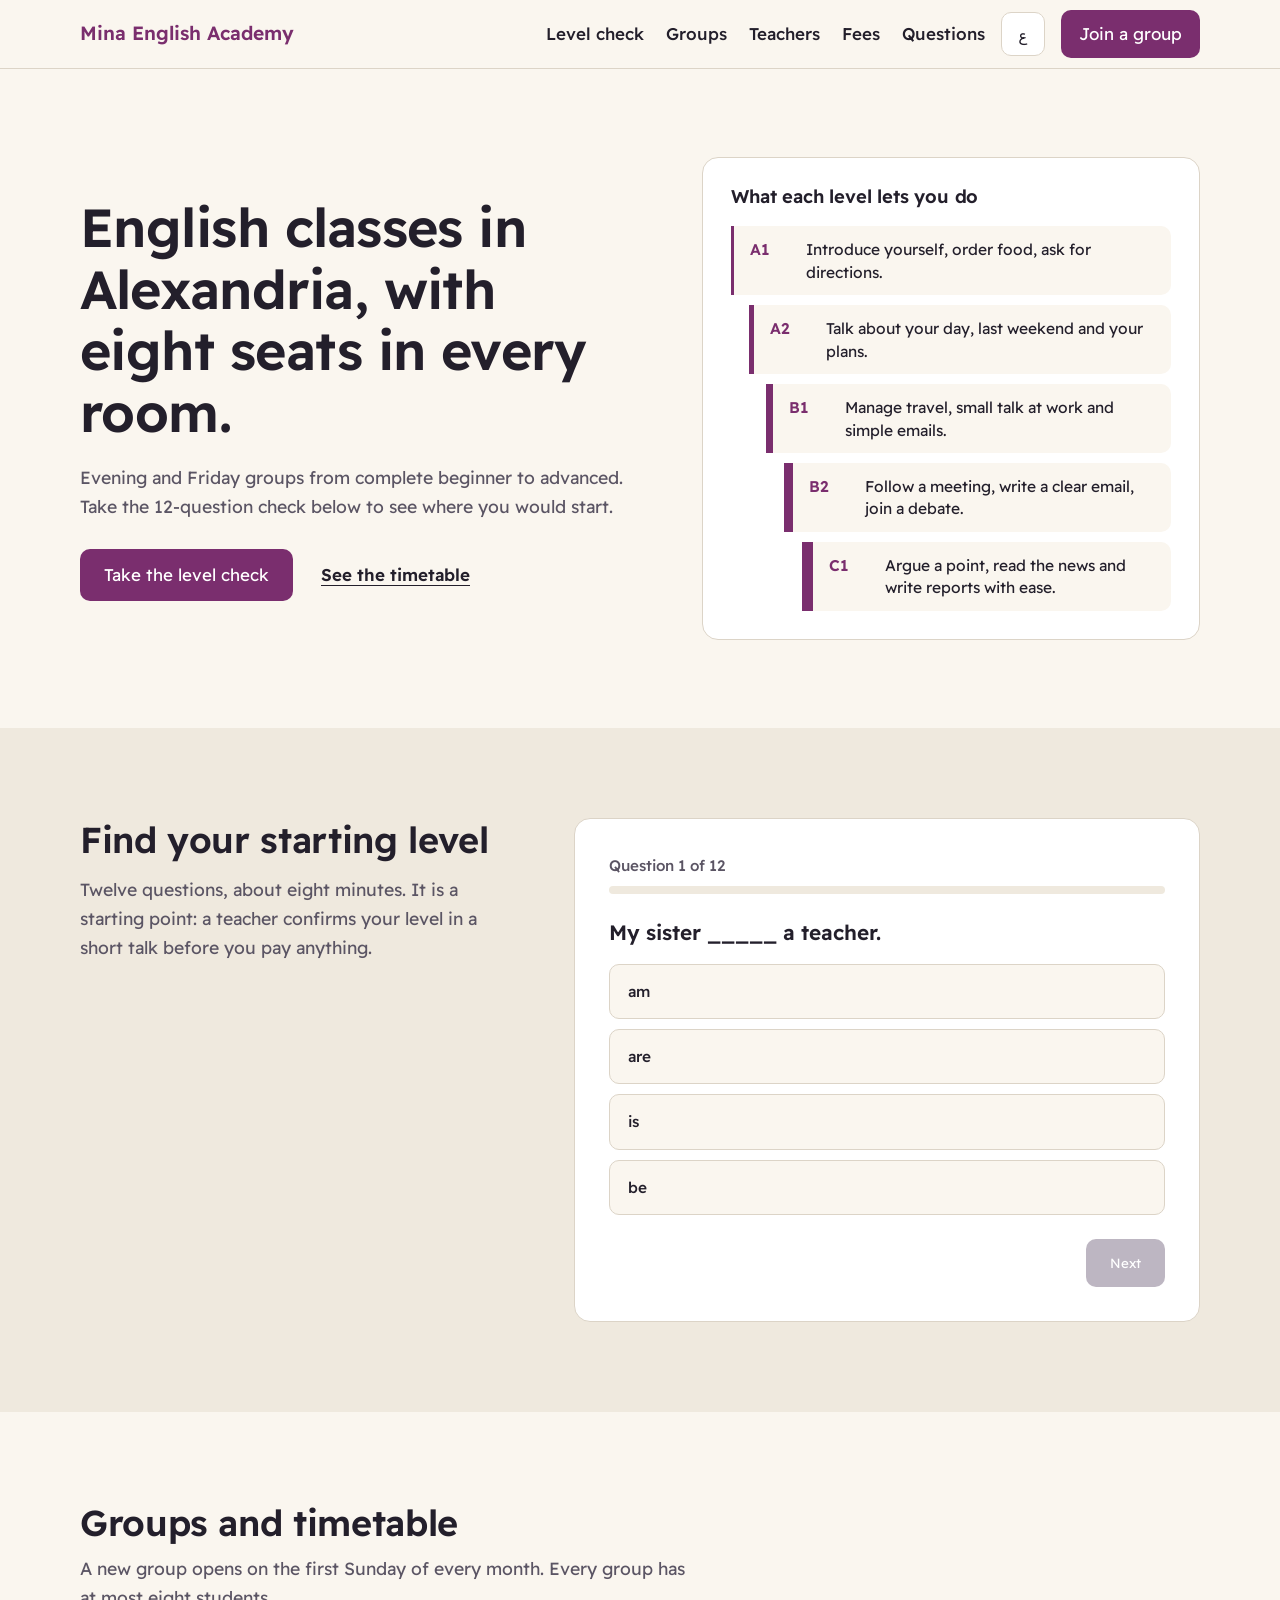
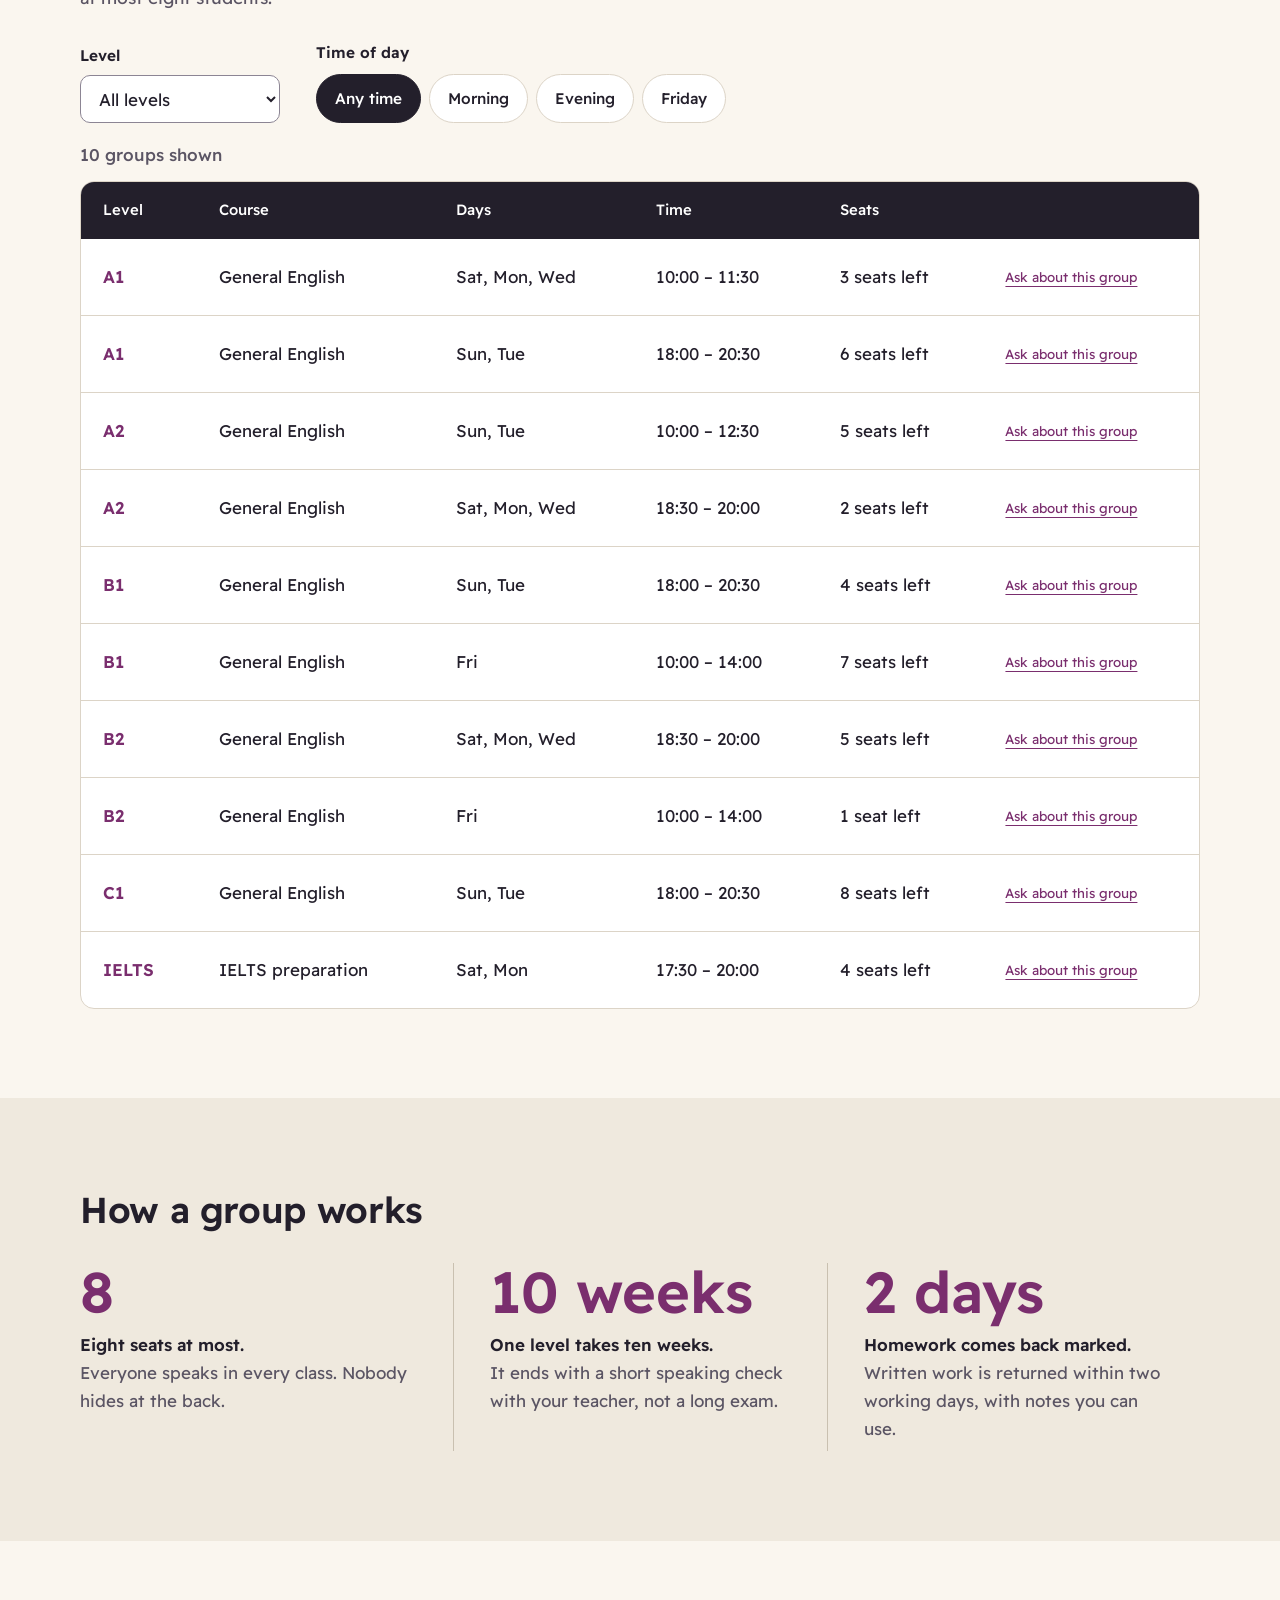
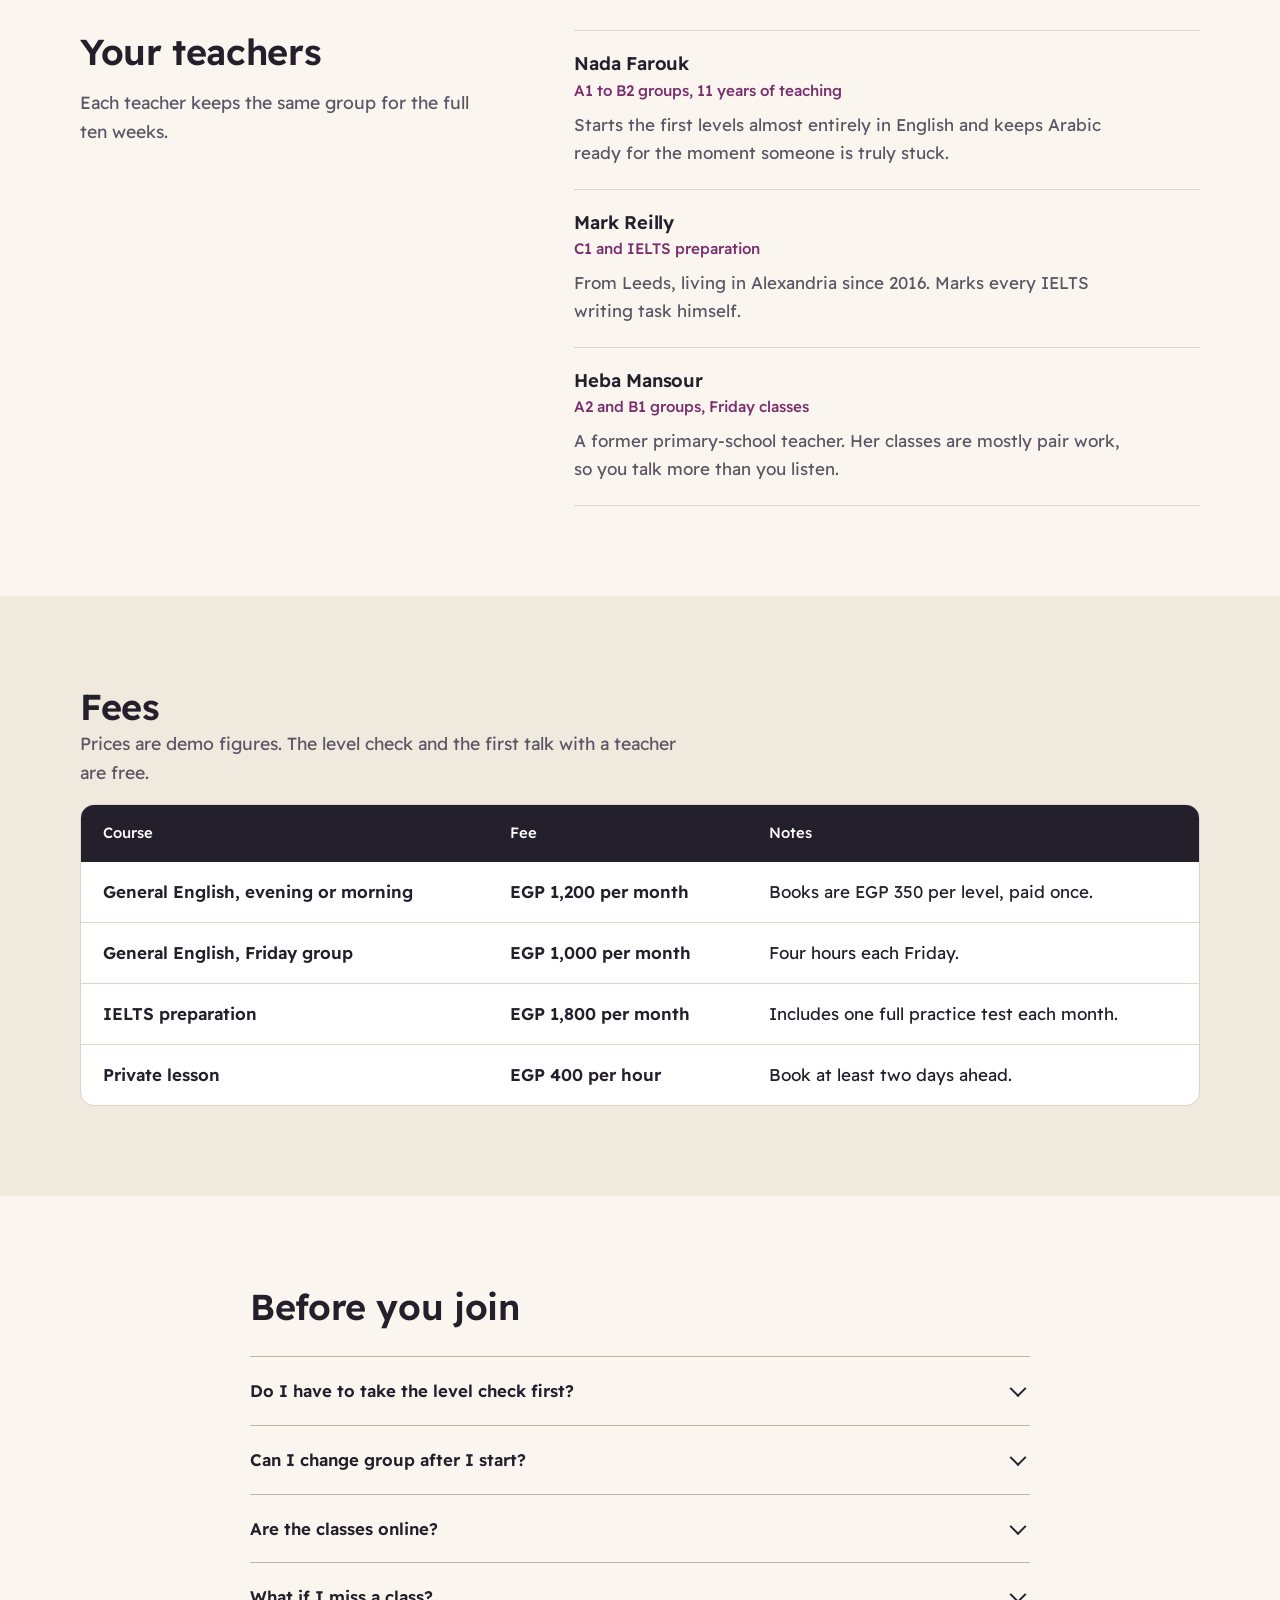
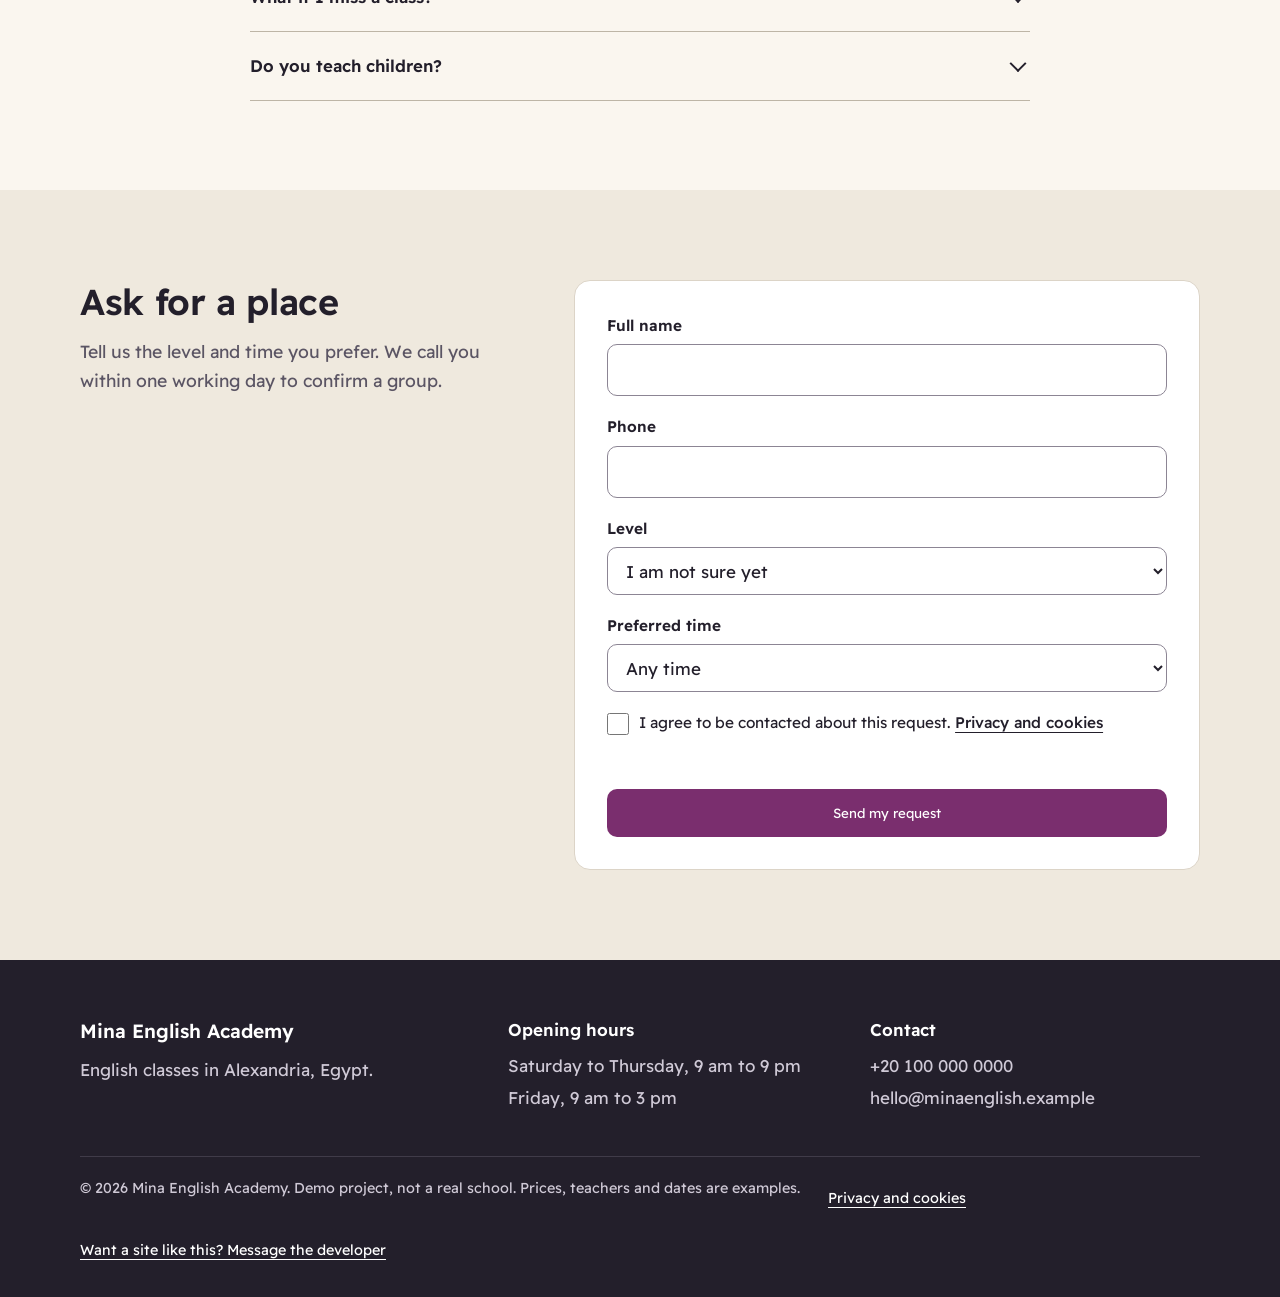
<file: index.html>
<!DOCTYPE html>
<html lang="en" dir="ltr">
<head>
<meta charset="UTF-8">
<meta name="viewport" content="width=device-width, initial-scale=1">
<title>Mina English Academy | English classes in Alexandria</title>
<meta name="description" content="English groups of eight in Alexandria, from A1 to C1. Take a 12-question level check and see the timetable. Demo project.">
<link rel="canonical" href="https://abdelrahim-e.github.io/language-school-demo/">
<meta name="theme-color" content="#FAF6EF">
<meta property="og:title" content="Mina English Academy | English classes in Alexandria">
<meta property="og:description" content="Groups of eight, levels A1 to C1. Find your starting level in eight minutes.">
<meta property="og:type" content="website">
<meta property="og:url" content="https://abdelrahim-e.github.io/language-school-demo/">
<meta property="og:image" content="https://abdelrahim-e.github.io/language-school-demo/og.png">
<meta property="og:image:alt" content="Mina English Academy, English classes in Alexandria">
<meta property="og:locale" content="en_US">
<meta property="og:locale:alternate" content="ar_EG">
<meta name="twitter:card" content="summary_large_image">
<script type="application/ld+json">{"@context":"https://schema.org","@type":"LanguageSchool","name":"Mina English Academy (demo)","description":"Demo project: a fictional English language school in Alexandria, Egypt.","address":{"@type":"PostalAddress","addressLocality":"Alexandria","addressCountry":"EG"},"availableLanguage":["en","ar"],"openingHours":"Sa-Th 09:00-21:00, Fr 09:00-15:00"}</script>
<link rel="icon" href="data:image/svg+xml,%3Csvg xmlns='http://www.w3.org/2000/svg' viewBox='0 0 32 32'%3E%3Crect width='32' height='32' rx='8' fill='%237A2E6E'/%3E%3Cpath d='M9 23V10l7 8 7-8v13' fill='none' stroke='white' stroke-width='2.6' stroke-linejoin='round' stroke-linecap='round'/%3E%3C/svg%3E">
<link rel="preconnect" href="https://fonts.googleapis.com">
<link rel="preconnect" href="https://fonts.gstatic.com" crossorigin>
<link rel="stylesheet" href="https://fonts.googleapis.com/css2?family=Readex+Pro:wght@400;500;600&display=swap" media="print" onload="this.media='all'">
<noscript><link rel="stylesheet" href="https://fonts.googleapis.com/css2?family=Readex+Pro:wght@400;500;600&display=swap"></noscript>
<link rel="stylesheet" href="style.css">
</head>
<body>
<a class="skip" href="#main" data-i18n="skip">Skip to content</a>

<header class="top">
  <div class="wrap bar">
    <a href="#top" class="logo" data-i18n="logo">Mina English Academy</a>
    <nav id="nav" aria-label="Main" data-i18n-aria="navlabel">
      <a href="#level" data-i18n="n1">Level check</a>
      <a href="#groups" data-i18n="n2">Groups</a>
      <a href="#teachers" data-i18n="n3">Teachers</a>
      <a href="#fees" data-i18n="n4">Fees</a>
      <a href="#faq" data-i18n="n5">Questions</a>
    </nav>
    <button class="lang" id="langBtn" type="button" aria-label="Switch to Arabic" lang="ar">ع</button>
    <a href="#register" class="btn small" data-i18n="cta">Join a group</a>
    <button class="burger" id="burger" type="button" aria-label="Open menu" aria-expanded="false" aria-controls="nav"><span></span><span></span></button>
  </div>
</header>

<main id="main">
<section class="hero" id="top">
  <div class="wrap hero-grid">
    <div>
      <h1 data-i18n="h1">English classes in Alexandria, with eight seats in every room.</h1>
      <p class="lead" data-i18n="hp">Evening and Friday groups from complete beginner to advanced. Take the 12-question check below to see where you would start.</p>
      <div class="actions">
        <a href="#level" class="btn" data-i18n="hb1">Take the level check</a>
        <a href="#groups" class="plain" data-i18n="hb2">See the timetable</a>
      </div>
    </div>
    <aside class="ladder-box" aria-labelledby="ladTitle">
      <h2 id="ladTitle" data-i18n="lad_t">What each level lets you do</h2>
      <ol class="ladder">
        <li style="--i:0"><b>A1</b><span data-i18n="la1">Introduce yourself, order food, ask for directions.</span></li>
        <li style="--i:1"><b>A2</b><span data-i18n="la2">Talk about your day, last weekend and your plans.</span></li>
        <li style="--i:2"><b>B1</b><span data-i18n="la3">Manage travel, small talk at work and simple emails.</span></li>
        <li style="--i:3"><b>B2</b><span data-i18n="la4">Follow a meeting, write a clear email, join a debate.</span></li>
        <li style="--i:4"><b>C1</b><span data-i18n="la5">Argue a point, read the news and write reports with ease.</span></li>
      </ol>
    </aside>
  </div>
</section>

<section id="level" class="sec tint">
  <div class="wrap split">
    <div>
      <h2 data-i18n="q_t">Find your starting level</h2>
      <p class="lead" data-i18n="q_p">Twelve questions, about eight minutes. It is a starting point: a teacher confirms your level in a short talk before you pay anything.</p>
    </div>
    <div class="quiz" id="quiz">
      <div id="qView">
        <noscript><p>The level check needs JavaScript. You can also ask for a level talk with the form further down.</p></noscript>
      </div>
      <div id="rView" hidden tabindex="-1" aria-live="polite"></div>
    </div>
  </div>
</section>

<section id="groups" class="sec">
  <div class="wrap">
    <div class="head">
      <h2 data-i18n="g_t">Groups and timetable</h2>
      <p class="lead" data-i18n="g_p">A new group opens on the first Sunday of every month. Every group has at most eight students.</p>
    </div>
    <div class="filters">
      <div class="field">
        <label for="fLevel" data-i18n="f_level">Level</label>
        <select id="fLevel">
          <option value="all" data-i18n="f_all">All levels</option>
          <option value="A1">A1</option><option value="A2">A2</option><option value="B1">B1</option><option value="B2">B2</option><option value="C1">C1</option>
          <option value="IELTS" data-i18n="ielts">IELTS preparation</option>
        </select>
      </div>
      <fieldset>
        <legend data-i18n="f_time">Time of day</legend>
        <div class="seg">
          <label><input type="radio" name="slot" value="all" checked><span data-i18n="t_all">Any time</span></label>
          <label><input type="radio" name="slot" value="morning"><span data-i18n="t_m">Morning</span></label>
          <label><input type="radio" name="slot" value="evening"><span data-i18n="t_e">Evening</span></label>
          <label><input type="radio" name="slot" value="friday"><span data-i18n="t_f">Friday</span></label>
        </div>
      </fieldset>
    </div>
    <p class="count" id="count" role="status"></p>
    <div class="tbl-wrap">
      <table id="tbl">
        <caption class="sr" data-i18n="cap1">Groups starting next month, with days, times and free seats</caption>
        <thead>
          <tr><th scope="col" data-i18n="th1">Level</th><th scope="col" data-i18n="th2">Course</th><th scope="col" data-i18n="th3">Days</th><th scope="col" data-i18n="th4">Time</th><th scope="col" data-i18n="th5">Seats</th><th scope="col"><span class="sr" data-i18n="th6">Action</span></th></tr>
        </thead>
        <tbody>
          <tr data-level="A1" data-slot="morning"><th scope="row">A1</th><td><span data-i18n="ge">General English</span></td><td class="days" data-days="6,1,3">Sat, Mon, Wed</td><td class="tm" dir="ltr">10:00 – 11:30</td><td class="seats" data-n="3">3 seats left</td><td><button type="button" class="link pick" data-i18n="ask">Ask about this group</button></td></tr>
          <tr data-level="A1" data-slot="evening"><th scope="row">A1</th><td><span data-i18n="ge">General English</span></td><td class="days" data-days="0,2">Sun, Tue</td><td class="tm" dir="ltr">18:00 – 20:30</td><td class="seats" data-n="6">6 seats left</td><td><button type="button" class="link pick" data-i18n="ask">Ask about this group</button></td></tr>
          <tr data-level="A2" data-slot="morning"><th scope="row">A2</th><td><span data-i18n="ge">General English</span></td><td class="days" data-days="0,2">Sun, Tue</td><td class="tm" dir="ltr">10:00 – 12:30</td><td class="seats" data-n="5">5 seats left</td><td><button type="button" class="link pick" data-i18n="ask">Ask about this group</button></td></tr>
          <tr data-level="A2" data-slot="evening"><th scope="row">A2</th><td><span data-i18n="ge">General English</span></td><td class="days" data-days="6,1,3">Sat, Mon, Wed</td><td class="tm" dir="ltr">18:30 – 20:00</td><td class="seats" data-n="2">2 seats left</td><td><button type="button" class="link pick" data-i18n="ask">Ask about this group</button></td></tr>
          <tr data-level="B1" data-slot="evening"><th scope="row">B1</th><td><span data-i18n="ge">General English</span></td><td class="days" data-days="0,2">Sun, Tue</td><td class="tm" dir="ltr">18:00 – 20:30</td><td class="seats" data-n="4">4 seats left</td><td><button type="button" class="link pick" data-i18n="ask">Ask about this group</button></td></tr>
          <tr data-level="B1" data-slot="friday"><th scope="row">B1</th><td><span data-i18n="ge">General English</span></td><td class="days" data-days="5">Fri</td><td class="tm" dir="ltr">10:00 – 14:00</td><td class="seats" data-n="7">7 seats left</td><td><button type="button" class="link pick" data-i18n="ask">Ask about this group</button></td></tr>
          <tr data-level="B2" data-slot="evening"><th scope="row">B2</th><td><span data-i18n="ge">General English</span></td><td class="days" data-days="6,1,3">Sat, Mon, Wed</td><td class="tm" dir="ltr">18:30 – 20:00</td><td class="seats" data-n="5">5 seats left</td><td><button type="button" class="link pick" data-i18n="ask">Ask about this group</button></td></tr>
          <tr data-level="B2" data-slot="friday"><th scope="row">B2</th><td><span data-i18n="ge">General English</span></td><td class="days" data-days="5">Fri</td><td class="tm" dir="ltr">10:00 – 14:00</td><td class="seats" data-n="1">1 seat left</td><td><button type="button" class="link pick" data-i18n="ask">Ask about this group</button></td></tr>
          <tr data-level="C1" data-slot="evening"><th scope="row">C1</th><td><span data-i18n="ge">General English</span></td><td class="days" data-days="0,2">Sun, Tue</td><td class="tm" dir="ltr">18:00 – 20:30</td><td class="seats" data-n="8">8 seats left</td><td><button type="button" class="link pick" data-i18n="ask">Ask about this group</button></td></tr>
          <tr data-level="IELTS" data-slot="evening"><th scope="row" data-i18n="ielts_s">IELTS</th><td><span data-i18n="ielts">IELTS preparation</span></td><td class="days" data-days="6,1">Sat, Mon</td><td class="tm" dir="ltr">17:30 – 20:00</td><td class="seats" data-n="4">4 seats left</td><td><button type="button" class="link pick" data-i18n="ask">Ask about this group</button></td></tr>
        </tbody>
      </table>
    </div>
    <p class="empty" id="empty" hidden data-i18n="empty">No group matches this mix. Try another time of day, or ask us about a new group.</p>
  </div>
</section>

<section class="sec tint">
  <div class="wrap">
    <h2 data-i18n="m_t">How a group works</h2>
    <div class="facts">
      <div><p class="big">8</p><p><b data-i18n="m1b">Eight seats at most.</b> <span data-i18n="m1">Everyone speaks in every class. Nobody hides at the back.</span></p></div>
      <div><p class="big" data-i18n="m2n">10 weeks</p><p><b data-i18n="m2b">One level takes ten weeks.</b> <span data-i18n="m2">It ends with a short speaking check with your teacher, not a long exam.</span></p></div>
      <div><p class="big" data-i18n="m3n">2 days</p><p><b data-i18n="m3b">Homework comes back marked.</b> <span data-i18n="m3">Written work is returned within two working days, with notes you can use.</span></p></div>
    </div>
  </div>
</section>

<section id="teachers" class="sec">
  <div class="wrap split">
    <div>
      <h2 data-i18n="t_t">Your teachers</h2>
      <p class="lead" data-i18n="t_p">Each teacher keeps the same group for the full ten weeks.</p>
    </div>
    <ul class="people">
      <li><h3 data-i18n="p1">Nada Farouk</h3><p class="meta" data-i18n="p1r">A1 to B2 groups, 11 years of teaching</p><p data-i18n="p1d">Starts the first levels almost entirely in English and keeps Arabic ready for the moment someone is truly stuck.</p></li>
      <li><h3 data-i18n="p2">Mark Reilly</h3><p class="meta" data-i18n="p2r">C1 and IELTS preparation</p><p data-i18n="p2d">From Leeds, living in Alexandria since 2016. Marks every IELTS writing task himself.</p></li>
      <li><h3 data-i18n="p3">Heba Mansour</h3><p class="meta" data-i18n="p3r">A2 and B1 groups, Friday classes</p><p data-i18n="p3d">A former primary-school teacher. Her classes are mostly pair work, so you talk more than you listen.</p></li>
    </ul>
  </div>
</section>

<section id="fees" class="sec tint">
  <div class="wrap">
    <h2 data-i18n="fe_t">Fees</h2>
    <p class="lead" data-i18n="fe_p">Prices are demo figures. The level check and the first talk with a teacher are free.</p>
    <div class="tbl-wrap">
      <table class="fees">
        <caption class="sr" data-i18n="cap2">Monthly fees by type of course</caption>
        <thead><tr><th scope="col" data-i18n="fh1">Course</th><th scope="col" data-i18n="fh2">Fee</th><th scope="col" data-i18n="fh3">Notes</th></tr></thead>
        <tbody>
          <tr><th scope="row" data-i18n="fr1">General English, evening or morning</th><td data-i18n="fp1">EGP 1,200 per month</td><td data-i18n="fn1">Books are EGP 350 per level, paid once.</td></tr>
          <tr><th scope="row" data-i18n="fr2">General English, Friday group</th><td data-i18n="fp2">EGP 1,000 per month</td><td data-i18n="fn2">Four hours each Friday.</td></tr>
          <tr><th scope="row" data-i18n="fr3">IELTS preparation</th><td data-i18n="fp3">EGP 1,800 per month</td><td data-i18n="fn3">Includes one full practice test each month.</td></tr>
          <tr><th scope="row" data-i18n="fr4">Private lesson</th><td data-i18n="fp4">EGP 400 per hour</td><td data-i18n="fn4">Book at least two days ahead.</td></tr>
        </tbody>
      </table>
    </div>
  </div>
</section>

<section id="faq" class="sec">
  <div class="wrap narrow">
    <h2 data-i18n="fq_t">Before you join</h2>
    <details><summary data-i18n="q1">Do I have to take the level check first?</summary><p data-i18n="a1">No. It only saves time. If you skip it, a teacher asks you a few questions on your first visit and suggests a group.</p></details>
    <details><summary data-i18n="q2">Can I change group after I start?</summary><p data-i18n="a2">Yes, during the first two weeks, if a seat is free in the group you want.</p></details>
    <details><summary data-i18n="q3">Are the classes online?</summary><p data-i18n="a3">No. All groups meet in person at our school in Alexandria.</p></details>
    <details><summary data-i18n="q4">What if I miss a class?</summary><p data-i18n="a4">Send us a message before the class and your teacher shares the notes and the homework with you.</p></details>
    <details><summary data-i18n="q5">Do you teach children?</summary><p data-i18n="a5">Not at the moment. Our groups are for students aged 16 and over.</p></details>
  </div>
</section>

<section id="register" class="sec tint">
  <div class="wrap split">
    <div>
      <h2 data-i18n="r_t">Ask for a place</h2>
      <p class="lead" data-i18n="r_p">Tell us the level and time you prefer. We call you within one working day to confirm a group.</p>
    </div>
    <form id="form" class="rf" novalidate>
      <label for="nm" data-i18n="l1">Full name</label>
      <input id="nm" autocomplete="name">
      <label for="ph" data-i18n="l2">Phone</label>
      <input id="ph" type="tel" autocomplete="tel" inputmode="tel" dir="ltr">
      <label for="lv" data-i18n="l3">Level</label>
      <select id="lv">
        <option value="unsure" data-i18n="lv0">I am not sure yet</option>
        <option value="A1">A1</option><option value="A2">A2</option><option value="B1">B1</option><option value="B2">B2</option><option value="C1">C1</option>
        <option value="IELTS" data-i18n="ielts">IELTS preparation</option>
      </select>
      <label for="tm" data-i18n="l4">Preferred time</label>
      <select id="tm">
        <option value="any" data-i18n="t_all">Any time</option>
        <option value="morning" data-i18n="t_m">Morning</option>
        <option value="evening" data-i18n="t_e">Evening</option>
        <option value="friday" data-i18n="t_f">Friday</option>
      </select>
      <label class="chk consent"><input type="checkbox" id="ok"><span data-i18n="consent">I agree to be contacted about this request. <a href="privacy.html">Privacy and cookies</a></span></label>
      <p class="msg" id="msg" role="status"></p>
      <button class="btn" type="submit" data-i18n="send">Send my request</button>
    </form>
  </div>
</section>
</main>

<footer class="foot">
  <div class="wrap fgrid">
    <div><a href="#top" class="logo" data-i18n="logo">Mina English Academy</a><p data-i18n="fd">English classes in Alexandria, Egypt.</p></div>
    <div><b data-i18n="fa">Opening hours</b><p data-i18n="fo1">Saturday to Thursday, 9 am to 9 pm</p><p data-i18n="fo2">Friday, 9 am to 3 pm</p></div>
    <div><b data-i18n="fc">Contact</b><p dir="ltr">+20 100 000 0000</p><p dir="ltr">hello@minaenglish.example</p></div>
  </div>
  <div class="wrap credit">
    <p data-i18n="rights">© 2026 Mina English Academy. Demo project, not a real school. Prices, teachers and dates are examples.</p>
    <p><a href="privacy.html" data-i18n="privlink">Privacy and cookies</a></p>
    <p><a href="https://wa.me/201210963651?text=Hi%2C%20I%20saw%20your%20Mina%20English%20demo%20and%20would%20like%20a%20website%20for%20my%20business." target="_blank" rel="noopener" data-i18n="cr">Want a site like this? Message the developer</a></p>
  </div>
</footer>
<script src="script.js"></script>
</body>
</html>
</file>
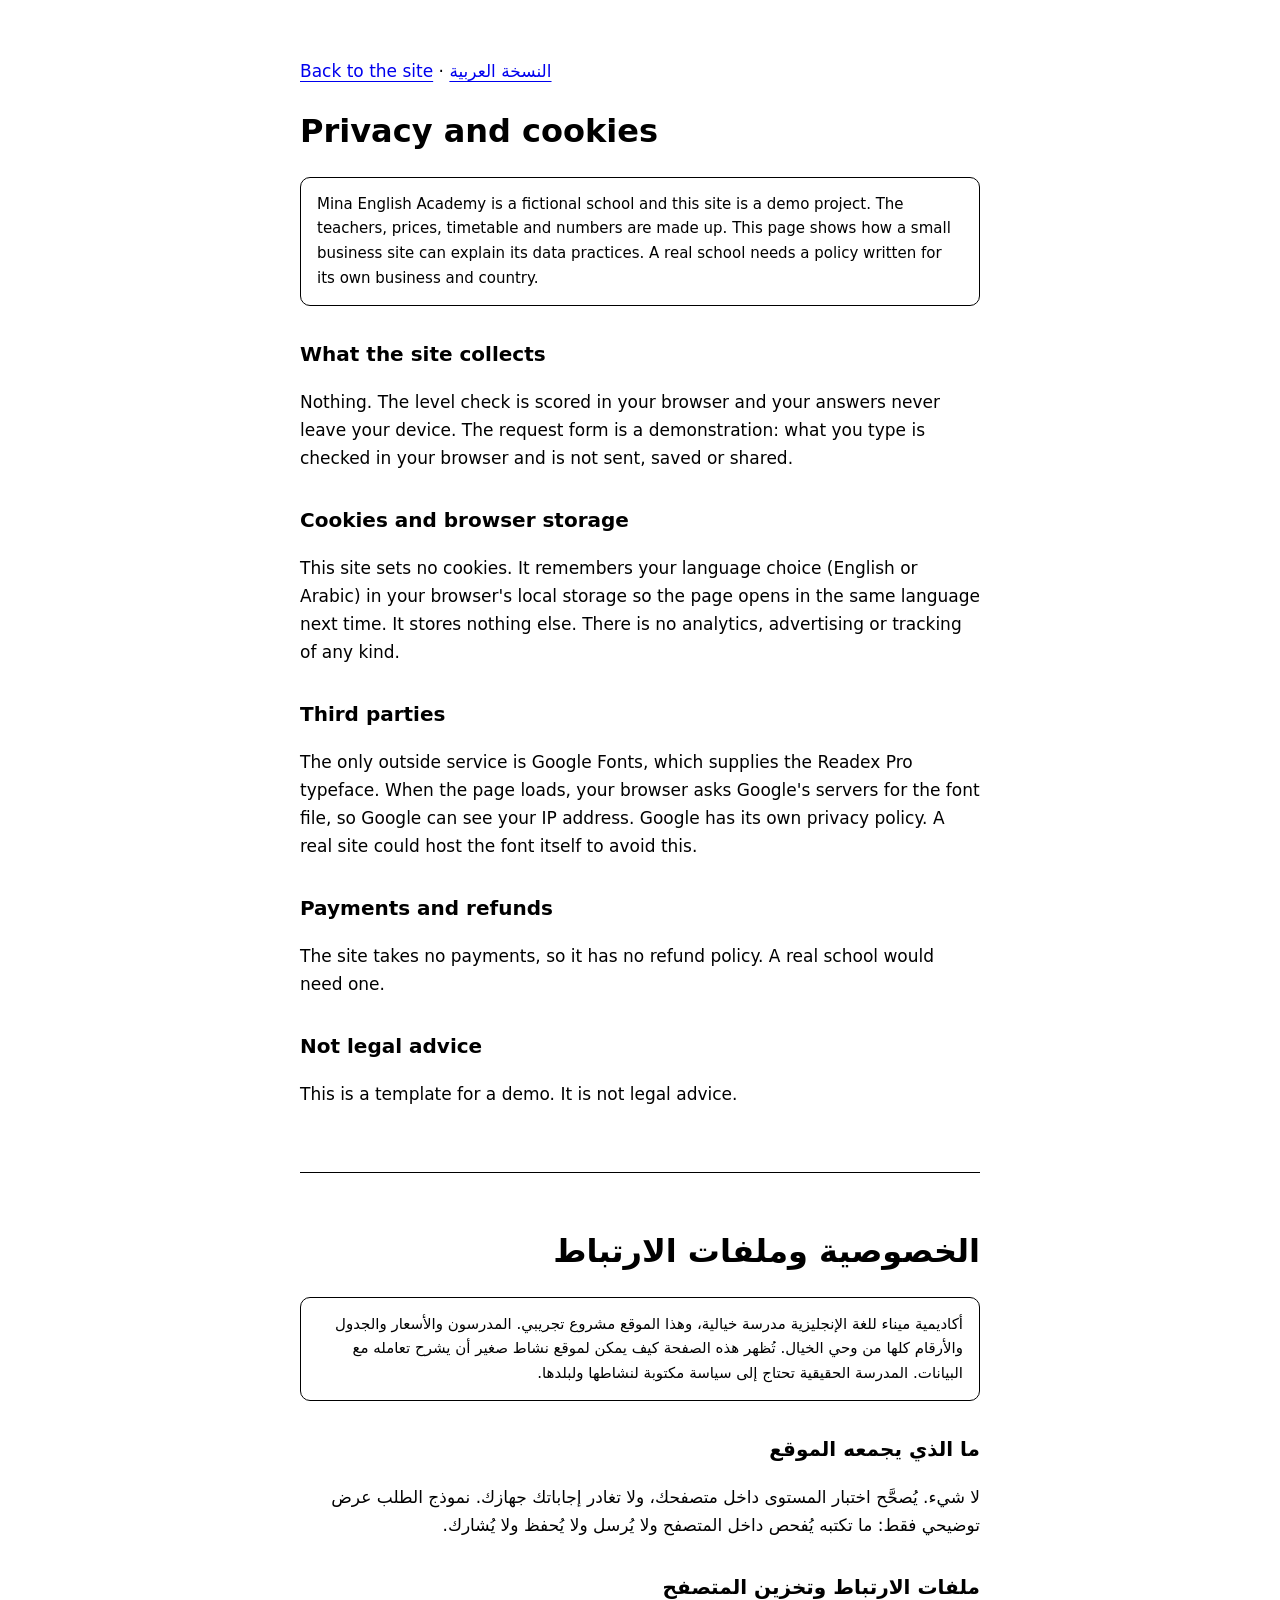
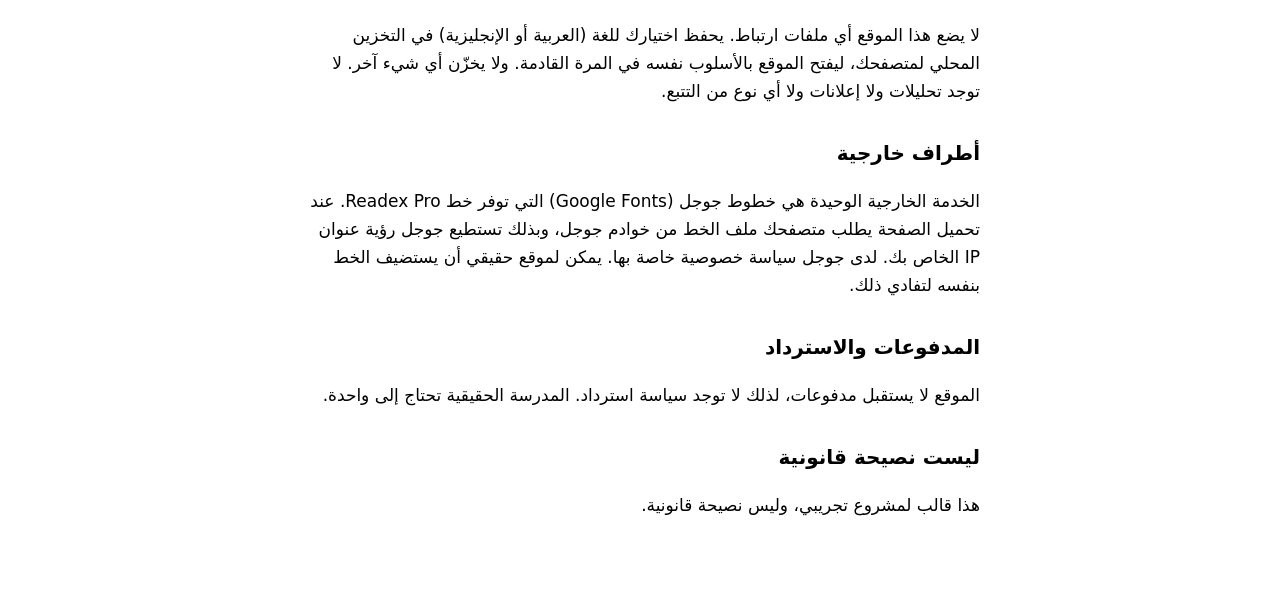
<file: privacy.html>
<!DOCTYPE html>
<html lang="en">
<head>
<meta charset="UTF-8">
<meta name="viewport" content="width=device-width, initial-scale=1">
<title>Privacy and cookies | Mina English Academy (demo)</title>
<meta name="description" content="How the Mina English Academy demo site handles your data: it collects nothing and sets no cookies.">
<meta name="robots" content="noindex">
<link rel="icon" href="data:image/svg+xml,%3Csvg xmlns='http://www.w3.org/2000/svg' viewBox='0 0 32 32'%3E%3Crect width='32' height='32' rx='8' fill='%237A2E6E'/%3E%3C/svg%3E">
<style>
:root{color-scheme:light dark}
body{font:17px/1.65 system-ui,-apple-system,"Segoe UI",Tahoma,Roboto,Arial,sans-serif;max-width:680px;margin:0 auto;padding:40px 24px 80px}
h1{font-size:32px;line-height:1.2}
h2{font-size:20px;margin-top:32px}
a{text-underline-offset:4px}
.note{padding:14px 16px;border:1px solid currentColor;border-radius:10px;font-size:15px}
section[dir=rtl]{margin-top:64px;padding-top:32px;border-top:1px solid currentColor}
</style>
</head>
<body>
<p><a href="index.html">Back to the site</a> · <a href="#ar" lang="ar">النسخة العربية</a></p>

<section lang="en" dir="ltr">
<h1>Privacy and cookies</h1>
<p class="note">Mina English Academy is a fictional school and this site is a demo project. The teachers, prices, timetable and numbers are made up. This page shows how a small business site can explain its data practices. A real school needs a policy written for its own business and country.</p>

<h2>What the site collects</h2>
<p>Nothing. The level check is scored in your browser and your answers never leave your device. The request form is a demonstration: what you type is checked in your browser and is not sent, saved or shared.</p>

<h2>Cookies and browser storage</h2>
<p>This site sets no cookies. It remembers your language choice (English or Arabic) in your browser's local storage so the page opens in the same language next time. It stores nothing else. There is no analytics, advertising or tracking of any kind.</p>

<h2>Third parties</h2>
<p>The only outside service is Google Fonts, which supplies the Readex Pro typeface. When the page loads, your browser asks Google's servers for the font file, so Google can see your IP address. Google has its own privacy policy. A real site could host the font itself to avoid this.</p>

<h2>Payments and refunds</h2>
<p>The site takes no payments, so it has no refund policy. A real school would need one.</p>

<h2>Not legal advice</h2>
<p>This is a template for a demo. It is not legal advice.</p>
</section>

<section id="ar" lang="ar" dir="rtl">
<h1>الخصوصية وملفات الارتباط</h1>
<p class="note">أكاديمية ميناء للغة الإنجليزية مدرسة خيالية، وهذا الموقع مشروع تجريبي. المدرسون والأسعار والجدول والأرقام كلها من وحي الخيال. تُظهر هذه الصفحة كيف يمكن لموقع نشاط صغير أن يشرح تعامله مع البيانات. المدرسة الحقيقية تحتاج إلى سياسة مكتوبة لنشاطها ولبلدها.</p>

<h2>ما الذي يجمعه الموقع</h2>
<p>لا شيء. يُصحَّح اختبار المستوى داخل متصفحك، ولا تغادر إجاباتك جهازك. نموذج الطلب عرض توضيحي فقط: ما تكتبه يُفحص داخل المتصفح ولا يُرسل ولا يُحفظ ولا يُشارك.</p>

<h2>ملفات الارتباط وتخزين المتصفح</h2>
<p>لا يضع هذا الموقع أي ملفات ارتباط. يحفظ اختيارك للغة (العربية أو الإنجليزية) في التخزين المحلي لمتصفحك، ليفتح الموقع بالأسلوب نفسه في المرة القادمة. ولا يخزّن أي شيء آخر. لا توجد تحليلات ولا إعلانات ولا أي نوع من التتبع.</p>

<h2>أطراف خارجية</h2>
<p>الخدمة الخارجية الوحيدة هي خطوط جوجل (Google Fonts) التي توفر خط Readex Pro. عند تحميل الصفحة يطلب متصفحك ملف الخط من خوادم جوجل، وبذلك تستطيع جوجل رؤية عنوان IP الخاص بك. لدى جوجل سياسة خصوصية خاصة بها. يمكن لموقع حقيقي أن يستضيف الخط بنفسه لتفادي ذلك.</p>

<h2>المدفوعات والاسترداد</h2>
<p>الموقع لا يستقبل مدفوعات، لذلك لا توجد سياسة استرداد. المدرسة الحقيقية تحتاج إلى واحدة.</p>

<h2>ليست نصيحة قانونية</h2>
<p>هذا قالب لمشروع تجريبي، وليس نصيحة قانونية.</p>
</section>
</body>
</html>
</file>
<file: style.css>
:root{
  --paper:#FAF6EF;
  --tint:#EFE9DE;
  --ink:#231F2B;
  --muted:#5B5564;
  --line:#DCD4C7;
  --plum:#7A2E6E;
  --plum-d:#5E2254;
  --mint:#DDEBE1;
  --radius:10px;
}
*{box-sizing:border-box}
html{scroll-behavior:smooth;scroll-padding-top:84px;-webkit-text-size-adjust:100%}
body{margin:0;background:var(--paper);color:var(--ink);font:400 17px/1.65 "Readex Pro",system-ui,-apple-system,"Segoe UI",Tahoma,Roboto,Arial,sans-serif;-webkit-font-smoothing:antialiased}
h1,h2,h3{margin:0;font-weight:600;line-height:1.2;letter-spacing:-.01em}
h1{font-size:clamp(2rem,4.8vw,3.35rem);line-height:1.15}
h2{font-size:clamp(1.6rem,3vw,2.25rem)}
h3{font-size:1.15rem}
p{margin:0 0 1em}
a{color:inherit;text-underline-offset:4px}
.wrap{width:min(1120px,100% - 40px);margin-inline:auto}
.narrow{max-width:780px}
.sr{position:absolute;width:1px;height:1px;overflow:hidden;clip:rect(0 0 0 0);white-space:nowrap}
.skip{position:absolute;inset-inline-start:12px;top:-60px;background:var(--ink);color:#fff;padding:10px 16px;border-radius:8px;z-index:100}
.skip:focus{top:12px}
:focus-visible{outline:3px solid var(--ink);outline-offset:3px}
.lead{font-size:1.1rem;color:var(--muted);max-width:56ch}
[hidden]{display:none!important}

/* header */
.top{position:sticky;top:0;z-index:50;background:rgba(250,246,239,.95);backdrop-filter:blur(8px);border-bottom:1px solid var(--line)}
.bar{display:flex;align-items:center;gap:16px;min-height:68px}
.logo{font-weight:600;font-size:1.2rem;text-decoration:none;color:var(--plum)}
#nav{display:flex;gap:22px;margin-inline-start:auto}
#nav a{text-decoration:none;font-weight:500;padding:8px 0}
#nav a:hover{text-decoration:underline;text-underline-offset:6px}
.lang{min-width:44px;height:44px;border:1.5px solid var(--line);border-radius:var(--radius);background:#fff;color:var(--ink);font:600 1rem/1 inherit;font-family:inherit;cursor:pointer}
.lang:hover{border-color:var(--ink)}
.burger{display:none;width:44px;height:44px;border:1.5px solid var(--line);border-radius:var(--radius);background:#fff;cursor:pointer;padding:0;position:relative}
.burger span{position:absolute;inset-inline:11px;height:2px;background:var(--ink);transition:transform .2s}
.burger span:first-child{top:16px}
.burger span:last-child{top:25px}
.burger[aria-expanded="true"] span:first-child{transform:translateY(4.5px) rotate(45deg)}
.burger[aria-expanded="true"] span:last-child{transform:translateY(-4.5px) rotate(-45deg)}

/* buttons and links */
.btn{display:inline-flex;align-items:center;justify-content:center;min-height:48px;padding:12px 24px;border:0;border-radius:var(--radius);background:var(--plum);color:#fff;font:600 1rem/1.2 inherit;font-family:inherit;text-decoration:none;cursor:pointer;transition:background .15s}
.btn:hover{background:var(--plum-d)}
.btn.small{min-height:44px;padding:10px 18px}
.btn.ghost{background:transparent;color:var(--plum);box-shadow:inset 0 0 0 1.5px var(--plum)}
.btn.ghost:hover{background:var(--plum);color:#fff}
.plain{font-weight:600;padding:12px 4px}
.link{display:inline-flex;align-items:center;min-height:44px;background:none;border:0;padding:8px 0;font:500 .95rem/1.3 inherit;font-family:inherit;color:var(--plum);text-decoration:underline;text-underline-offset:4px;cursor:pointer;text-align:start}
.link:hover{color:var(--plum-d)}
.actions{display:flex;flex-wrap:wrap;align-items:center;gap:12px 24px;margin-top:28px}

/* sections */
.hero{padding:clamp(40px,7vw,88px) 0}
.hero-grid{display:grid;grid-template-columns:1.05fr .95fr;gap:clamp(32px,6vw,72px);align-items:center}
.hero h1{margin-bottom:20px}
.sec{padding:clamp(48px,7vw,96px) 0}
.tint{background:var(--tint)}
.head{margin-bottom:28px}
.head h2{margin-bottom:10px}
.split{display:grid;grid-template-columns:.8fr 1.2fr;gap:clamp(28px,6vw,80px);align-items:start}
.split>div>h2{margin-bottom:14px}

/* level ladder */
.ladder-box{background:#fff;border:1px solid var(--line);border-radius:16px;padding:28px}
.ladder-box h2{font-size:1.15rem;margin-bottom:18px}
.ladder{list-style:none;margin:0;padding:0;display:grid;gap:10px}
.ladder li{display:grid;grid-template-columns:44px 1fr;gap:12px;align-items:baseline;margin-inline-start:calc(var(--i) * 4%);padding:12px 16px;background:var(--paper);border-inline-start:calc(3px + var(--i) * 2px) solid var(--plum);border-radius:0 var(--radius) var(--radius) 0;font-size:.97rem;line-height:1.45}
[dir=rtl] .ladder li{border-radius:var(--radius) 0 0 var(--radius)}
.ladder b{color:var(--plum);font-weight:600}

/* quiz */
.quiz{background:#fff;border:1px solid var(--line);border-radius:16px;padding:clamp(20px,3vw,34px);min-height:360px}
.q-top{display:flex;justify-content:space-between;gap:12px;margin-bottom:8px;font-weight:500;color:var(--muted);font-size:.95rem}
progress{width:100%;height:8px;margin-bottom:24px;appearance:none;-webkit-appearance:none;border:0;border-radius:99px;background:var(--tint);overflow:hidden;display:block}
progress::-webkit-progress-bar{background:var(--tint)}
progress::-webkit-progress-value{background:var(--plum);transition:width .25s}
progress::-moz-progress-bar{background:var(--plum)}
.quiz fieldset{border:0;margin:0;padding:0;min-width:0}
.quiz legend{padding:0;margin-bottom:18px;font-size:1.3rem;font-weight:600;line-height:1.35;outline:none}
.opts{display:grid;gap:10px}
.opt{position:relative;display:block}
.opt input{position:absolute;inset:0;width:100%;height:100%;margin:0;opacity:0;cursor:pointer}
.opt span{display:block;padding:14px 18px;border:1.5px solid var(--line);border-radius:var(--radius);background:var(--paper);font-weight:500;transition:border-color .15s,background .15s}
.opt input:hover+span{border-color:var(--ink)}
.opt input:checked+span{border-color:var(--plum);background:#F4E7F1;box-shadow:inset 0 0 0 1px var(--plum)}
.opt input:focus-visible+span{outline:3px solid var(--ink);outline-offset:2px}
.q-nav{display:flex;justify-content:space-between;gap:12px;margin-top:24px}
.q-nav #qNext{margin-inline-start:auto}
.btn[disabled]{background:#BDB6C2;color:#fff;cursor:not-allowed}
#rView:focus{outline:none}
#rView h3{font-size:1.6rem;margin-bottom:10px}
.score{color:var(--muted);font-weight:500}
.res-lvl{display:inline-block;min-width:3.2ch;padding:2px 14px;margin-inline:2px;border-radius:10px;background:var(--plum);color:#fff;direction:ltr}
.res-note{padding:14px 16px;border-radius:var(--radius);background:var(--mint);font-size:.95rem;margin:18px 0 22px}

/* filters + table */
.filters{display:flex;flex-wrap:wrap;gap:20px 36px;align-items:end;margin-bottom:12px}
label,legend{font-weight:600;font-size:.96rem}
fieldset{border:0;margin:0;padding:0;min-width:0}
legend{padding:0;margin-bottom:8px}
select,input:not([type=radio]):not([type=checkbox]){display:block;width:100%;min-height:48px;margin:6px 0 18px;padding:11px 14px;border:1.5px solid #8C8594;border-radius:var(--radius);background:#fff;color:var(--ink);font:inherit}
.filters select{margin:6px 0 0;min-width:200px}
.seg{display:flex;flex-wrap:wrap;gap:8px}
.seg label{position:relative;font-weight:500}
.seg input{position:absolute;inset:0;width:100%;height:100%;margin:0;opacity:0;cursor:pointer}
.seg span{display:block;padding:11px 18px;border:1.5px solid var(--line);border-radius:999px;background:#fff;transition:background .15s,border-color .15s}
.seg input:hover+span{border-color:var(--ink)}
.seg input:checked+span{background:var(--ink);border-color:var(--ink);color:#fff}
.seg input:focus-visible+span{outline:3px solid var(--plum);outline-offset:2px}
.count{margin:18px 0 12px;color:var(--muted);font-weight:500}
.tbl-wrap{background:#fff;border:1px solid var(--line);border-radius:14px;overflow:hidden;margin-top:8px}
table{width:100%;border-collapse:collapse}
th,td{padding:16px 22px;text-align:start;vertical-align:middle}
thead th{background:var(--ink);color:#fff;font-weight:500;font-size:.93rem}
tbody tr+tr>*{border-top:1px solid var(--line)}
tbody th{font-weight:600;color:var(--plum)}
.tm{white-space:nowrap;font-variant-numeric:tabular-nums}
.seats{white-space:nowrap}
tr[hidden]{display:none}
.empty{padding:20px 4px;color:var(--muted)}
.fees tbody th{color:var(--ink)}
.fees td:nth-child(2){font-weight:600;white-space:nowrap}

/* facts */
.facts{display:grid;grid-template-columns:repeat(3,1fr);gap:0;margin-top:32px}
.facts>div{padding:0 clamp(16px,3vw,36px);border-inline-start:1px solid #C9C0B0}
.facts>div:first-child{padding-inline-start:0;border-inline-start:0}
.facts .big{margin:0 0 10px;font-size:clamp(2.4rem,5vw,3.6rem);font-weight:600;line-height:1;color:var(--plum)}
.facts p{margin:0 0 .5em}
.facts b{display:block;font-weight:600}
.facts span{color:var(--muted)}

/* people */
.people{list-style:none;margin:0;padding:0}
.people li{padding:22px 0;border-top:1px solid var(--line)}
.people li:last-child{border-bottom:1px solid var(--line)}
.people h3{margin-bottom:2px}
.meta{margin:0 0 8px;color:var(--plum);font-weight:500;font-size:.95rem}
.people li p:last-child{margin:0;color:var(--muted);max-width:56ch}

/* faq */
.narrow h2{margin-bottom:28px}
details{border-top:1px solid #BDB5A6}
details:last-of-type{border-bottom:1px solid #BDB5A6}
summary{list-style:none;cursor:pointer;padding:20px 40px 20px 0;font-weight:600;font-size:1.05rem;position:relative}
[dir=rtl] summary{padding:20px 0 20px 40px}
summary::-webkit-details-marker{display:none}
summary::after{content:"";position:absolute;inset-inline-end:6px;top:50%;width:10px;height:10px;border-right:2px solid var(--ink);border-bottom:2px solid var(--ink);transform:translateY(-70%) rotate(45deg);transition:transform .2s}
details[open] summary::after{transform:translateY(-30%) rotate(-135deg)}
details p{padding:0 0 22px;color:var(--muted);max-width:62ch;margin:0}

/* form */
.rf{background:#fff;border:1px solid var(--line);border-radius:16px;padding:clamp(20px,3vw,32px)}
.rf label:not(.chk){display:block}
.chk{display:flex;gap:10px;align-items:flex-start;font-weight:400;cursor:pointer}
.chk input{width:22px;height:22px;margin:3px 0 0;flex:none;accent-color:var(--plum)}
.consent{margin:4px 0 14px}
.consent a{font-weight:500}
.msg{min-height:1.5em;margin:0 0 14px;font-weight:500;color:#1D6B3A}
.msg.bad{color:#B3261E}
.rf .btn{width:100%}

/* footer */
.foot{background:var(--ink);color:#E6E1EA;padding:56px 0 24px}
.foot a{color:#fff}
.fgrid{display:grid;grid-template-columns:1.2fr 1fr 1fr;gap:32px}
.fgrid b{display:block;margin-bottom:8px;color:#fff;font-weight:600}
.fgrid p{margin:0 0 4px;color:#CFC9D6}
.fgrid .logo{display:inline-block;margin-bottom:8px;color:#fff}
.credit{display:flex;flex-wrap:wrap;gap:8px 28px;margin-top:40px;padding-top:20px;border-top:1px solid #403B49;font-size:.9rem;color:#CFC9D6}
.credit p{margin:0}
.credit a{display:inline-block;padding:10px 0}

/* tablet and phone */
@media (max-width:900px){
  .hero-grid,.split{grid-template-columns:1fr}
  .facts{grid-template-columns:1fr;gap:28px}
  .facts>div,.facts>div:first-child{padding:0;border:0}
}
@media (max-width:860px){
  .burger{display:block}
  .bar .btn.small{display:none}
  .bar .lang{margin-inline-start:auto}
  #nav{display:none;position:absolute;inset-inline:0;top:100%;flex-direction:column;gap:0;margin:0;padding:8px 20px 16px;background:var(--paper);border-bottom:1px solid var(--line)}
  #nav.open{display:flex}
  #nav a{padding:14px 0;border-top:1px solid var(--line)}
  #nav a:first-child{border-top:0}
}
@media (max-width:700px){
  body{font-size:16px}
  .fgrid{grid-template-columns:1fr}
  .quiz legend{font-size:1.15rem}
  #tbl thead,.fees thead{position:absolute;width:1px;height:1px;overflow:hidden;clip:rect(0 0 0 0)}
  table,tbody,tr,th,td{display:block}
  tbody tr{padding:16px 20px}
  tbody tr+tr{border-top:1px solid var(--line)}
  tbody tr+tr>*{border-top:0}
  th,td{padding:3px 0}
  #tbl tbody th{font-size:1.2rem}
  #tbl td[data-label]::before,.fees td[data-label]::before{content:attr(data-label);display:inline-block;min-width:96px;color:var(--muted);font-weight:400}
  #tbl td[data-label=""]::before{display:none}
  .fees td{display:block}
  .tm{white-space:normal}
  #tbl .pick{margin-top:6px}
}
@media (prefers-reduced-motion:reduce){
  html{scroll-behavior:auto}
  *{transition:none!important}
}
</file>
